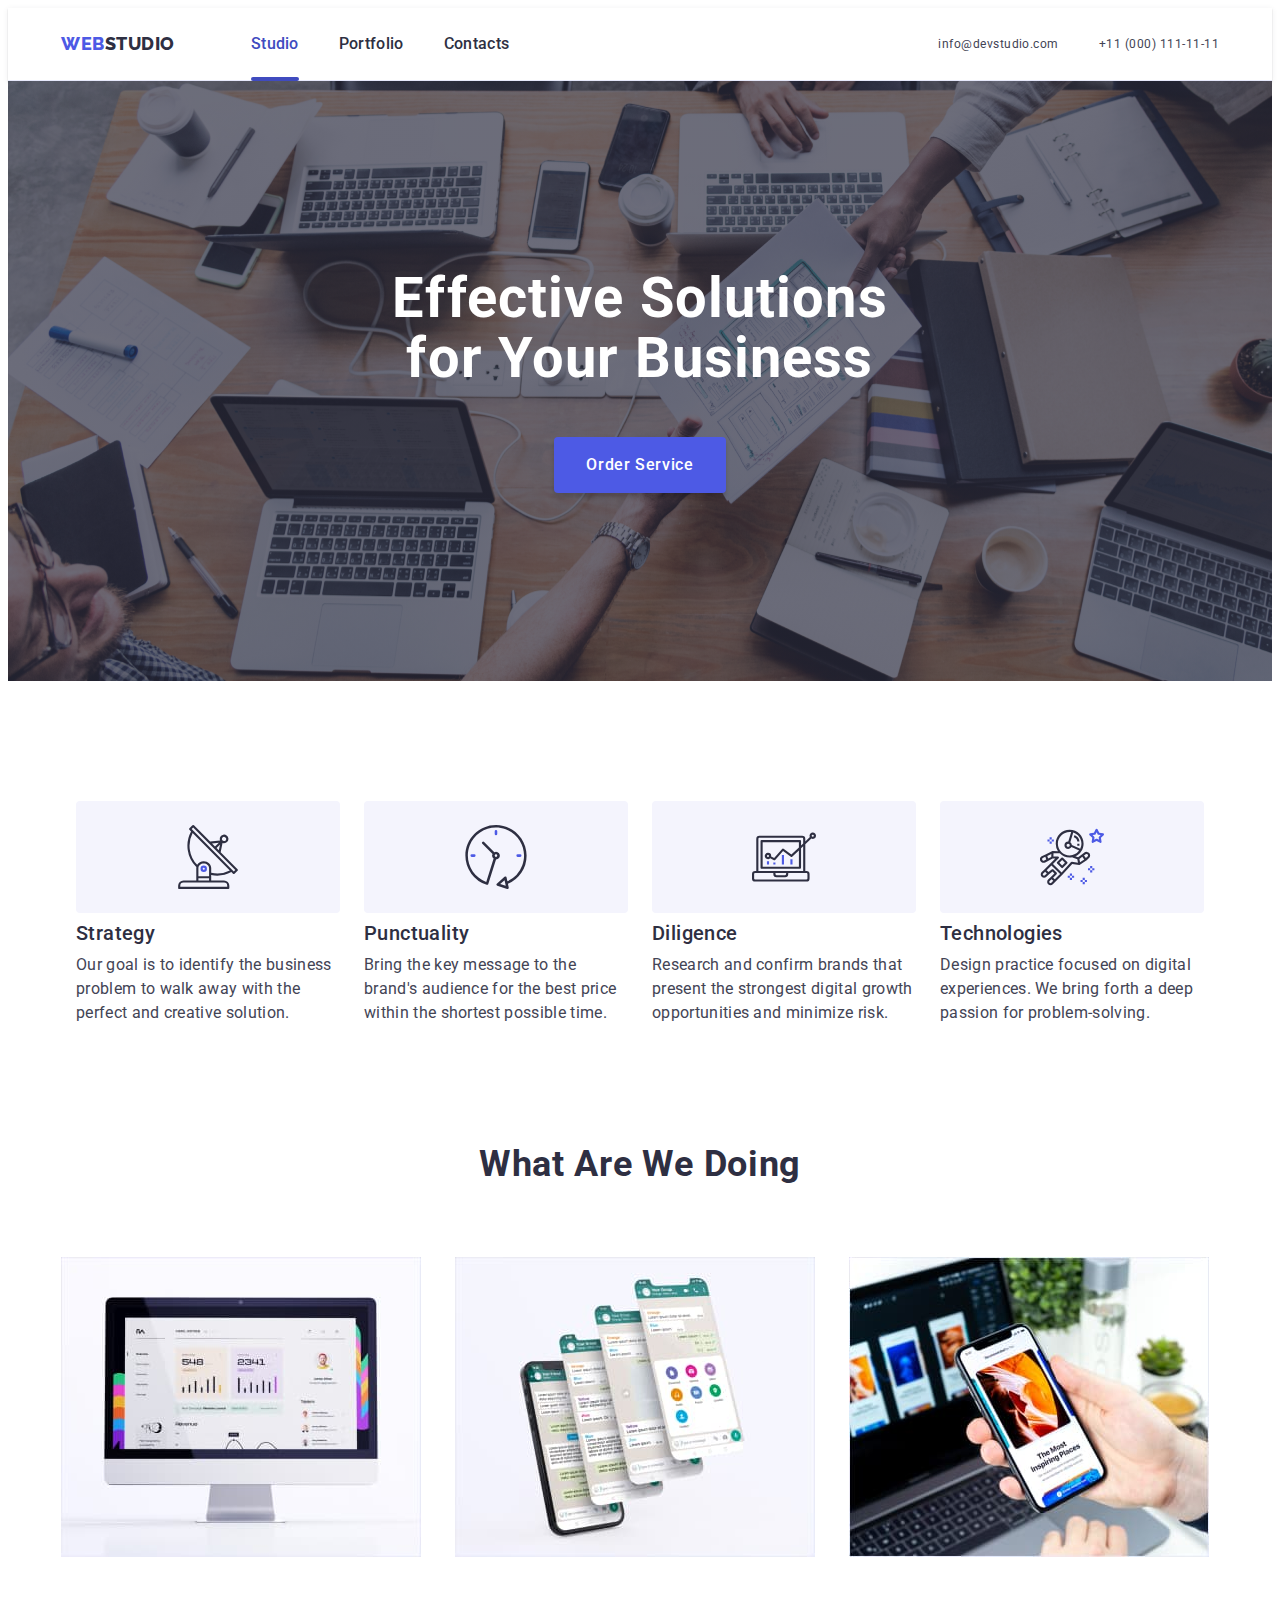
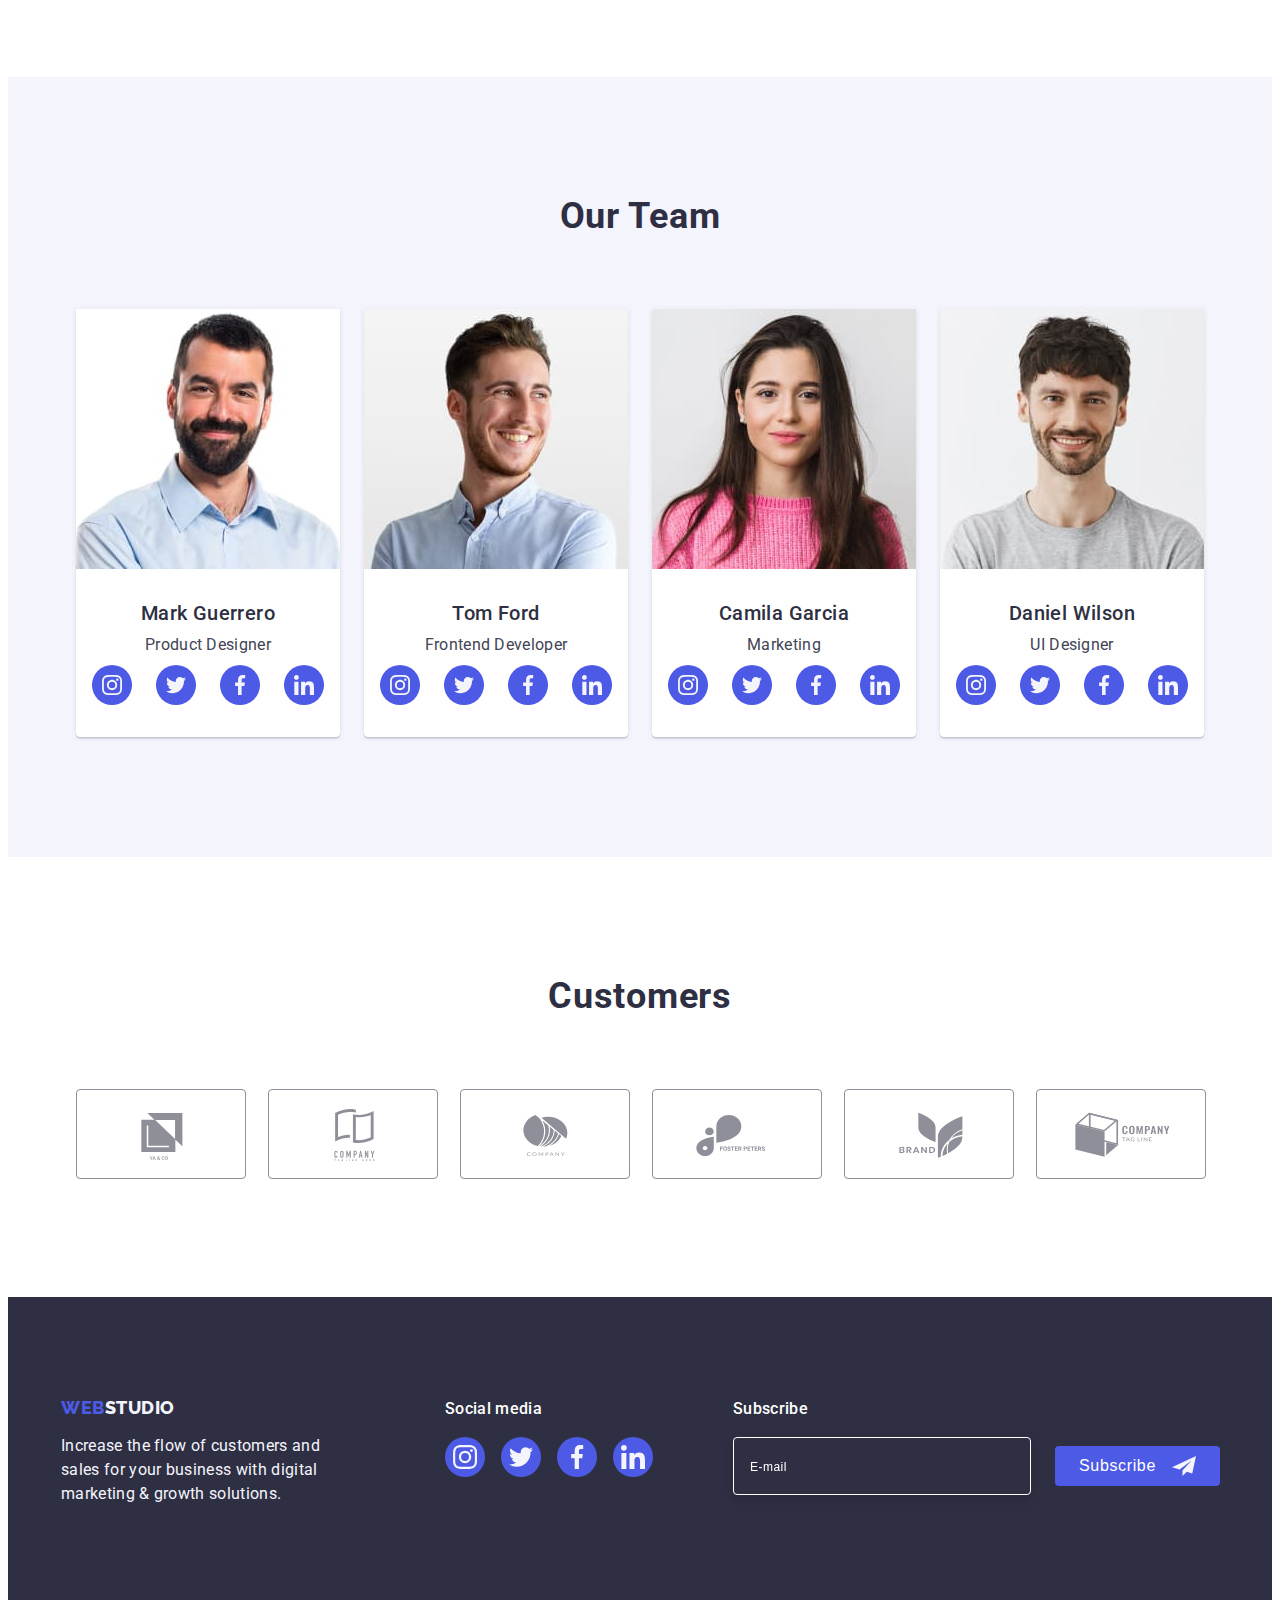
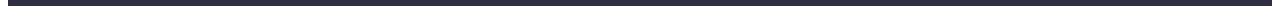
<file: index.html>
<!DOCTYPE html>
<html lang="en">
<head>
    <meta charset="UTF-8">
    <meta http-equiv="X-UA-Compatible" content="IE=edge">
    <meta name="viewport" content="width=device-width, initial-scale=1.0">
    <title>Main Page</title>
    <link rel="preconnect" href="https://fonts.googleapis.com">
    <link rel="preconnect" href="https://fonts.gstatic.com" crossorigin>
    <link href="https://fonts.googleapis.com/css2?family=Raleway:wght@800&family=Roboto:wght@400;500;700&display=swap" rel="stylesheet">
    <link rel="stylesheet" href="https://cdnjs.cloudflare.com/ajax/libs/modern-normalize/1.1.0/modern-normalize.min.css" integrity="sha512-wpPYUAdjBVSE4KJnH1VR1HeZfpl1ub8YT/NKx4PuQ5NmX2tKuGu6U/JRp5y+Y8XG2tV+wKQpNHVUX03MfMFn9Q==" crossorigin="anonymous" referrerpolicy="no-referrer" />
    <link rel="stylesheet" href="./css/styles.css" />
</head>
<body>
    <!-- HEADER -->
    <header class="page-header">
        <div class="page-header-container container">
            <nav class="page-nav">
                <a class="header-logotype logotype link" href="./index.html">Web<span class="logotype-second-color-dark">Studio</span></a>
                <ul class="menu list">
                    <li class="menu-item"><a class="menu-link link current" href="./index.html">Studio</a></li>
                    <li class="menu-item"><a class="menu-link link" href="./portfolio.html">Portfolio</a></li>
                    <li class="menu-item"><a class="menu-link link" href="">Contacts</a></li>
                </ul>
                <button type="button" class="mobile-menu-open" data-menu-open>
                    <svg class="mobile-menu-icon" width="32" height="22">
                        <use href="./images/icons.svg#burger"></use>
                    </svg>
                </button>
            </nav>
            <address class="address">
                <ul class="contact-address list">
                    <li class="contact-item"><a class="contact contact-mail link" href="mailto:info@devstudio.com">info@devstudio.com</a></li>
                    <li class="contact-item"><a class="contact link" href="tel:+110001111111">+11 (000) 111-11-11</a></li>
                </ul>
            </address>
        </div>
        <div class="mobile-menu" data-menu>
            <button class="modal-close-btn" type="button" data-menu-close>
                <svg class="modal-close-btn-icon" width="8" height="8">
                    <use href="./images/icons.svg#close-btn"></use>
                </svg>
            </button>
            <ul class="burger-menu list">
                <li class="burger-item"><a class="burger-link link current-burger" href="./index.html">Studio</a></li>
                <li class="burger-item"><a class="burger-link link" href="./portfolio.html">Portfolio</a></li>
                <li class="burger-item"><a class="burger-link link" href="">Contacts</a></li>
            </ul>
            <div class="burger-flex-container">
                <address class="burger-address">
                    <ul class="burger-contact-address list">
                        <li class="burger-contact-item"><a class="contact burger-contact-tel link" href="tel:+110001111111">+11 (000) 111-11-11</a></li>
                        <li class="burger-contact-item"><a class="contact burger-contact-mail link" href="mailto:info@devstudio.com">info@devstudio.com</a></li>
                    </ul>
                </address>
                <ul class="burger-social-list list">
                    <li class="social-list-item">
                        <a href="" class="social-list-link">
                            <svg class="social-list-icon" width="20" height="20">
                                <use href="./images/icons.svg#instagram"></use>
                            </svg>
                        </a>
                    </li>
                    <li class="social-list-item">
                        <a href="" class="social-list-link">
                            <svg class="social-list-icon" width="20" height="20">
                                <use href="./images/icons.svg#twitter"></use>
                            </svg>
                        </a>
                    </li>
                    <li class="social-list-item">
                        <a href="" class="social-list-link">
                            <svg class="social-list-icon" width="20" height="20">
                                <use href="./images/icons.svg#facebook"></use>
                            </svg>
                        </a>
                    </li>
                    <li class="social-list-item">
                        <a href="" class="social-list-link">
                            <svg class="social-list-icon" width="20" height="20">
                                <use href="./images/icons.svg#linkedin"></use>
                            </svg>
                        </a>
                    </li>
                </ul>
            </div>
        </div>
    </header>
    <main>
        <!-- HERO -->
        <section class="hero">
            <div class="hero-container container">
                <h1 class="hero-title">Effective Solutions for Your Business</h1>
                <button class="hero-modal-btn modal-btn" type="button" data-modal-open>Order Service</button>
            </div>
        </section>
        <!-- ADVANTAGES -->
        <section class="advantages">
            <div class="container">
                <h2 class="advantages-headline visually-hidden">Examples of solutions</h2>
                <ul class="advantages-list list">
                    <li class="advantages-item">
                        <div class="adventages-icon-container">
                            <svg class="adventages-icon" width="64" height="64">
                                <use href="./images/icons.svg#antenna"></use>
                            </svg>
                        </div>
                        <h3 class="advantages-title title">Strategy</h3>
                        <p class="advantages-description description">Our goal is to identify the business
                            problem to walk away with the perfect and creative solution. </p>
                    </li>
                    <li class="advantages-item">
                        <div class="adventages-icon-container">
                            <svg class="adventages-icon" width="64" height="64">
                                <use href="./images/icons.svg#clock"></use>
                            </svg>
                        </div>
                        <h3 class="advantages-title title">Punctuality</h3>
                        <p class="advantages-description description">Bring the key message to the brand's audience for the best price within the shortest possible time.</p>
                    </li>
                    <li class="advantages-item">
                        <div class="adventages-icon-container">
                            <svg class="adventages-icon" width="64" height="64">
                                <use href="./images/icons.svg#diagram"></use>
                            </svg>
                        </div>
                        <h3 class="advantages-title title">Diligence</h3>
                        <p class="advantages-description description">Research and confirm brands that present the strongest digital growth opportunities and minimize risk.</p>
                    </li>
                    <li class="advantages-item">
                        <div class="adventages-icon-container">
                            <svg class="adventages-icon" width="64" height="64">
                                <use href="./images/icons.svg#astronaut"></use>
                            </svg>
                        </div>
                        <h3 class="advantages-title title">Technologies</h3>
                        <p class="advantages-description description">Design practice focused on digital experiences. We bring forth a deep passion for problem-solving.</p>
                    </li>
                </ul>
            </div>
        </section>
        <!-- DOING -->
        <section class="doing section">
            <div class="container">
                <h2 class="doing-title headline">What are we doing</h2>
                <ul class="doing-list list">
                    <li class=doing-item><img src="./images/photo1.jpg" srcset="./images/photo1-2x.jpg 2x" alt="laptop" width="360"></li>
                    <li class=doing-item><img src="./images/photo2.jpg" srcset="./images/photo2-2x.jpg 2x" alt="phone" width="360"></li>
                    <li class=doing-item><img src="./images/photo3.jpg" srcset="./images/photo3-2x.jpg 2x" alt="laptop and phone" width="360"></li>
                </ul>
            </div>
        </section>
        <!-- TEAM -->
        <section class="team section">
            <div class="container">
                <h2 class="team-title headline">Our Team</h2>
                <ul class="team-list list">
                    <li class="team-item">
                        <img src="./images/person1.jpg" alt="person" srcset="./images/person1-2x.jpg 2x" width="264">
                        <div class="team-text-container">
                            <h3 class="team-title title">Mark Guerrero</h3>
                            <p class="team-description description">Product Designer</p>
                            <ul class="social-list list">
                                <li class="social-list-item">
                                    <a href="" class="social-list-link">
                                        <svg class="social-list-icon" width="20" height="20">
                                            <use href="./images/icons.svg#instagram"></use>
                                        </svg>
                                    </a>
                                </li>
                                <li class="social-list-item">
                                    <a href="" class="social-list-link">
                                        <svg class="social-list-icon" width="20" height="20">
                                            <use href="./images/icons.svg#twitter"></use>
                                        </svg>
                                    </a>
                                </li>
                                <li class="social-list-item">
                                    <a href="" class="social-list-link">
                                        <svg class="social-list-icon" width="20" height="20">
                                            <use href="./images/icons.svg#facebook"></use>
                                        </svg>
                                    </a>
                                </li>
                                <li class="social-list-item">
                                    <a href="" class="social-list-link">
                                        <svg class="social-list-icon" width="20" height="20">
                                            <use href="./images/icons.svg#linkedin"></use>
                                        </svg>
                                    </a>
                                </li>
                            </ul>
                        </div>
                    </li>
                    <li class="team-item">
                        <img src="./images/person2.jpg" alt="person" srcset="./images/person2-2x.jpg 2x" width="264">
                        <div class="team-text-container">
                            <h3 class="team-title title">Tom Ford</h3>
                            <p class="team-description description">Frontend Developer</p>
                            <ul class="social-list list">
                                <li class="social-list-item">
                                    <a href="" class="social-list-link">
                                        <svg class="social-list-icon" width="20" height="20">
                                            <use href="./images/icons.svg#instagram"></use>
                                        </svg>
                                    </a>
                                </li>
                                <li class="social-list-item">
                                    <a href="" class="social-list-link">
                                        <svg class="social-list-icon" width="20" height="20">
                                            <use href="./images/icons.svg#twitter"></use>
                                        </svg>
                                    </a>
                                </li>
                                <li class="social-list-item">
                                    <a href="" class="social-list-link">
                                        <svg class="social-list-icon" width="20" height="20">
                                            <use href="./images/icons.svg#facebook"></use>
                                        </svg>
                                    </a>
                                </li>
                                <li class="social-list-item">
                                    <a href="" class="social-list-link">
                                        <svg class="social-list-icon" width="20" height="20">
                                            <use href="./images/icons.svg#linkedin"></use>
                                        </svg>
                                    </a>
                                </li>
                            </ul>
                        </div>
                    </li>
                    <li class="team-item">
                        <img src="./images/person3.jpg" alt="person" srcset="./images/person3-2x.jpg 2x" width="264">
                        <div class="team-text-container">
                            <h3 class="team-title title">Camila Garcia</h3>
                            <p class="team-description description">Marketing</p>
                            <ul class="social-list list">
                                <li class="social-list-item">
                                    <a href="" class="social-list-link">
                                        <svg class="social-list-icon" width="20" height="20">
                                            <use href="./images/icons.svg#instagram"></use>
                                        </svg>
                                    </a>
                                </li>
                                <li class="social-list-item">
                                    <a href="" class="social-list-link">
                                        <svg class="social-list-icon" width="20" height="20">
                                            <use href="./images/icons.svg#twitter"></use>
                                        </svg>
                                    </a>
                                </li>
                                <li class="social-list-item">
                                    <a href="" class="social-list-link">
                                        <svg class="social-list-icon" width="20" height="20">
                                            <use href="./images/icons.svg#facebook"></use>
                                        </svg>
                                    </a>
                                </li>
                                <li class="social-list-item">
                                    <a href="" class="social-list-link">
                                        <svg class="social-list-icon" width="20" height="20">
                                            <use href="./images/icons.svg#linkedin"></use>
                                        </svg>
                                    </a>
                                </li>
                            </ul>
                        </div>
                    </li>
                    <li class="team-item">
                        <img src="./images/person4.jpg" alt="person" srcset="./images/person4-2x.jpg 2x" width="264">
                        <div class="team-text-container">
                            <h3 class="team-title title">Daniel Wilson</h3>
                            <p class="team-description description">UI Designer</p>
                            <ul class="social-list list">
                                <li class="social-list-item">
                                    <a href="" class="social-list-link">
                                        <svg class="social-list-icon" width="20" height="20">
                                            <use href="./images/icons.svg#instagram"></use>
                                        </svg>
                                    </a>
                                </li>
                                <li class="social-list-item">
                                    <a href="" class="social-list-link">
                                        <svg class="social-list-icon" width="20" height="20">
                                            <use href="./images/icons.svg#twitter"></use>
                                        </svg>
                                    </a>
                                </li>
                                <li class="social-list-item">
                                    <a href="" class="social-list-link">
                                        <svg class="social-list-icon" width="20" height="20">
                                            <use href="./images/icons.svg#facebook"></use>
                                        </svg>
                                    </a>
                                </li>
                                <li class="social-list-item">
                                    <a href="" class="social-list-link">
                                        <svg class="social-list-icon" width="20" height="20">
                                            <use href="./images/icons.svg#linkedin"></use>
                                        </svg>
                                    </a>
                                </li>
                            </ul>
                        </div>
                    </li>
                </ul>
            </div>
        </section>
        <!-- CUSTOMERS -->
        <section class="customers section">
            <div class="container">
                <h2 class="customers-title headline">Customers</h2>
                <ul class="customers-list list">
                    <li class="customers-item">
                        <a href="" class="customers-link">
                            <svg class="customers-icon" width="104" height="56">
                                <use href="./images/icons.svg#yaco"></use>
                            </svg>
                        </a>
                    </li>
                    <li class="customers-item">
                        <a href="" class="customers-link">
                            <svg class="customers-icon" width="104" height="56">
                                <use href="./images/icons.svg#tagline"></use>
                            </svg>
                        </a>
                    </li>
                    <li class="customers-item">
                        <a href="" class="customers-link">
                            <svg class="customers-icon" width="104" height="56">
                                <use href="./images/icons.svg#company"></use>
                            </svg>
                        </a>
                    </li>
                    <li class="customers-item">
                        <a href="" class="customers-link">
                            <svg class="customers-icon" width="104" height="56">
                                <use href="./images/icons.svg#foster"></use>
                            </svg>
                        </a>
                    </li>
                    <li class="customers-item">
                        <a href="" class="customers-link">
                            <svg class="customers-icon" width="104" height="56">
                                <use href="./images/icons.svg#brand"></use>
                            </svg>
                        </a>
                    </li>
                    <li class="customers-item">
                        <a href="" class="customers-link">
                            <svg class="customers-icon" width="104" height="56">
                                <use href="./images/icons.svg#tag"></use>
                            </svg>
                        </a>
                    </li>
                </ul>
            </div>
        </section>
    </main>
    <!-- FOOTER -->
    <footer class="footer">
        <div class="footer-container container">
            <div class="footer-main-container">
                <a class="footer-logotype logotype link" href="./index.html">Web<span class="logotype-second-color-light">Studio</span></a>
                <p class="footer-description description">Increase the flow of customers and sales for your business with digital marketing & growth solutions.</p>
            </div>
            <div class="footer-link-container">
                <h2 class="footer-title">Social media</h2>
                <ul class="footer-list list">
                    <li class="footer-item">
                        <a href="" class="footer-link">
                            <svg class="footer-icon" width="24" height="24">
                                <use href="./images/icons.svg#instagram"></use>
                            </svg>
                        </a>
                    </li>
                    <li class="footer-item">
                        <a href="" class="footer-link">
                            <svg class="footer-icon" width="24" height="24">
                                <use href="./images/icons.svg#twitter"></use>
                            </svg>
                        </a>
                    </li>
                    <li class="footer-item">
                        <a href="" class="footer-link">
                            <svg class="footer-icon" width="24" height="24">
                                <use href="./images/icons.svg#facebook"></use>
                            </svg>
                        </a>
                    </li>
                    <li class="footer-item">
                        <a href="" class="footer-link">
                            <svg class="footer-icon" width="24" height="24">
                                <use href="./images/icons.svg#linkedin"></use>
                            </svg>
                        </a>
                    </li>
                </ul>
            </div>
            <div class="footer-subscribe-container">
                <h2 class="footer-title">Subscribe</h2>
                <form class="footer-form">
                    <label class="footer-form-field" aria-label="footer-email">
                        <input type="email" name="user_email" class="footer-form-input" placeholder="E-mail" required >
                    </label>
                    <button type="submit" class="footer-form-submit">
                        <p class="footer-submit-desc">Subscribe</p>
                        <svg class="footer-icon" width="24" height="24">
                            <use href="./images/icons.svg#subscribe"></use>
                        </svg>
                    </button>
                </form>
            </div>
        </div>
    </footer>
    <!-- MODAL FORM -->
    <div class="backdrop is-hidden" data-modal>
        <div class="modal">
            <button class="modal-close-btn" type="button" data-modal-close>
                <svg class="modal-close-btn-icon" width="8" height="8">
                    <use href="./images/icons.svg#close-btn"></use>
                </svg>
            </button>
            <p class="modal-description description">Leave your contacts and we will call you back</p>
            <form class="modal-form">
                <label class="modal-form-field">
                    <span class="modal-form-input-desc descriptionV2">Name</span>
                    <span class="modal-form-input-wrapper">
                        <input type="text" name="user_name" class="modal-form-input" required pattern="[a-zA-Zа-яА-Я]+" minlength="2">
                        <svg class="modal-form-input-icon" width="18" height="24">
                            <use href="./images/icons.svg#person"></use>
                        </svg>
                    </span>
                </label>
                <label class="modal-form-field">
                    <span class="modal-form-input-desc descriptionV2">Phone</span>
                    <span class="modal-form-input-wrapper">
                        <input type="tel" name="user_phone" class="modal-form-input" required pattern="[0-9]{3}-[0-9]{3}-[0-9]{2}-[0-9]{2}" title="xxx-xxx-xx-xx">
                        <svg class="modal-form-input-icon" width="18" height="24">
                            <use href="./images/icons.svg#phone"></use>
                        </svg>
                    </span>
                </label>
                <label class="modal-form-field">
                    <span class="modal-form-input-desc descriptionV2">Email</span>
                    <span class="modal-form-input-wrapper">
                        <input type="email" name="user_email" class="modal-form-input" required >
                        <svg class="modal-form-input-icon" width="18" height="24">
                            <use href="./images/icons.svg#email"></use>
                        </svg>
                    </span>
                </label>
                <label class="modal-form-field modal-form-field-message">
                    <span class="modal-form-input-desc descriptionV2">Comment</span>
                    <textarea name="user_message" class="modal-form-message" placeholder="Text input"></textarea>
                </label>
                <input id="user-policy" type="checkbox" name="user_policy" class="modal-form-check visually-hidden" required>
                <label for="user-policy" class="modal-form-check-desc descriptionV2">I accept the terms and conditions of the&nbsp;<a href="" class="user-policy-link">Privacy Policy</a></label>
                <button type="submit" class="modal-form-submit modal-btn">Send</button>
            </form>
        </div>
    </div>
    <script src="./js/mobile-menu.js"></script>
    <script src="./js/modal.js"></script>
</body>
</html>
</file>
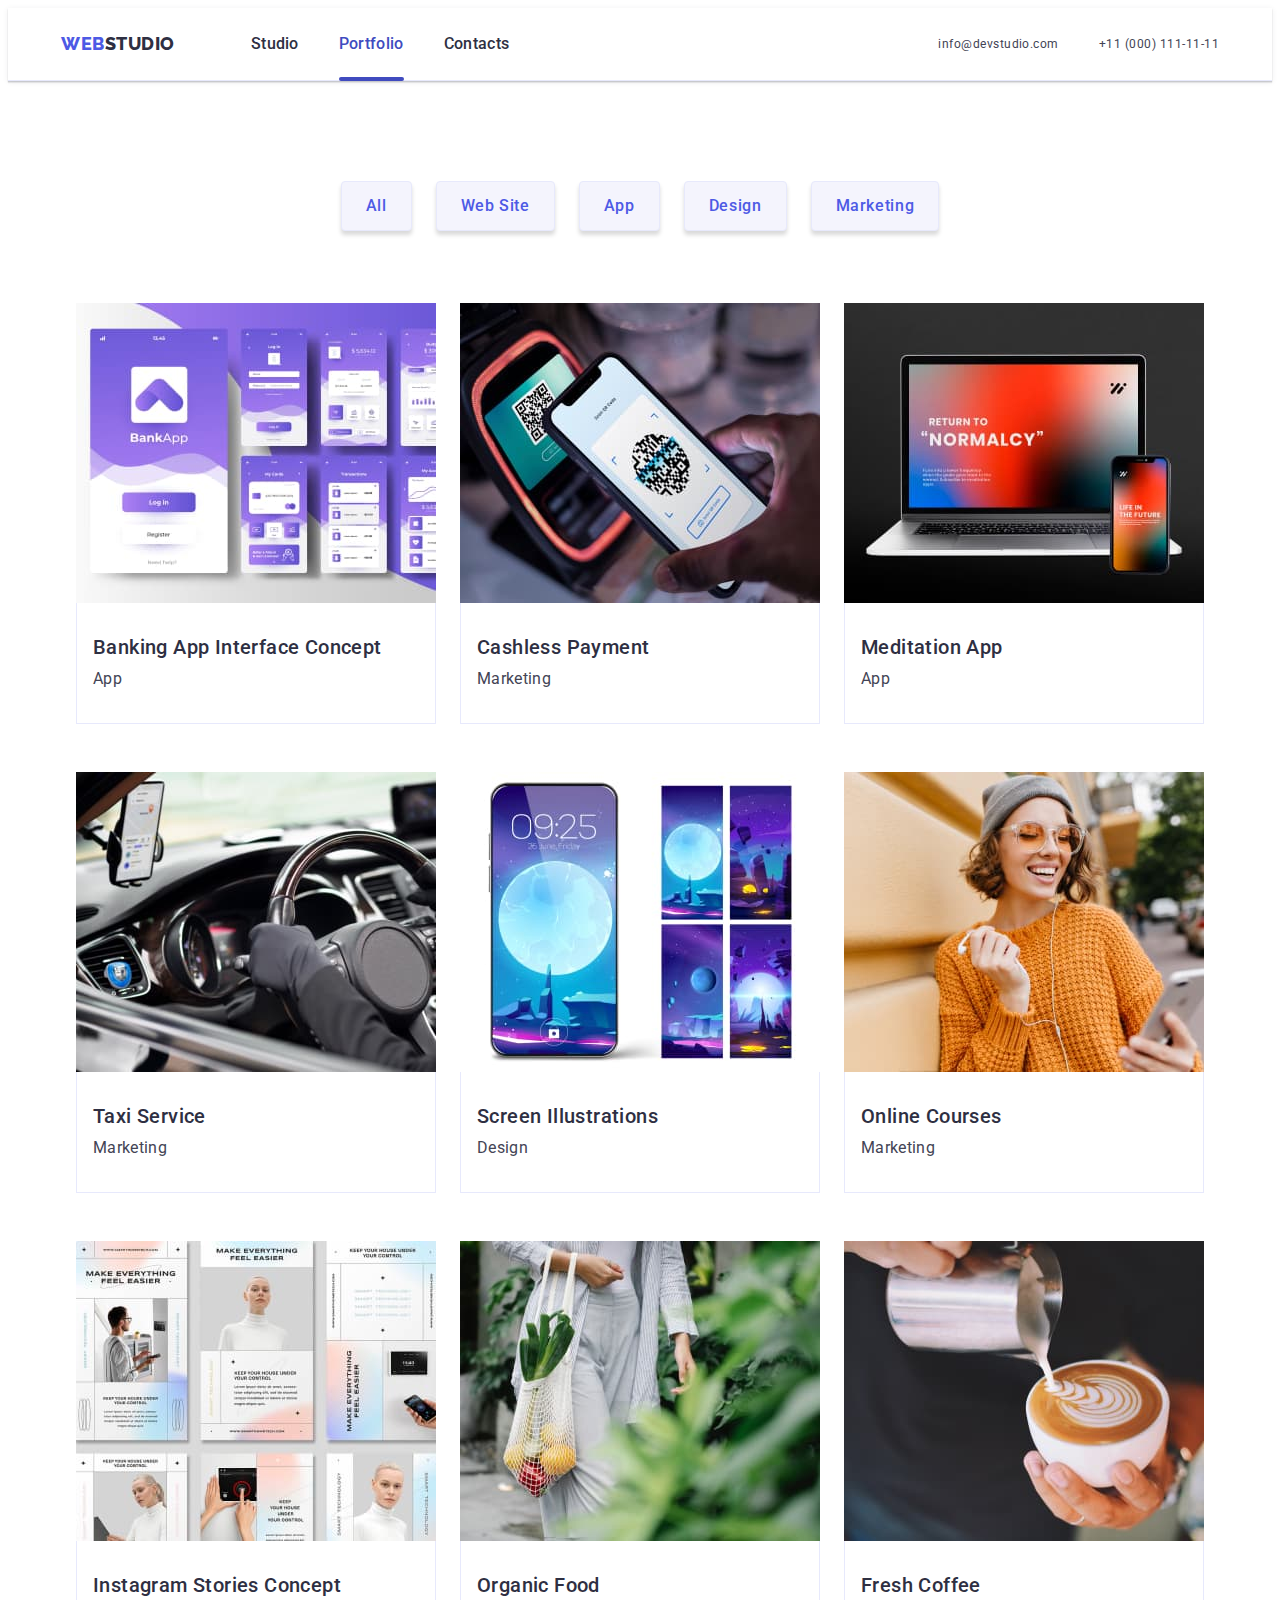
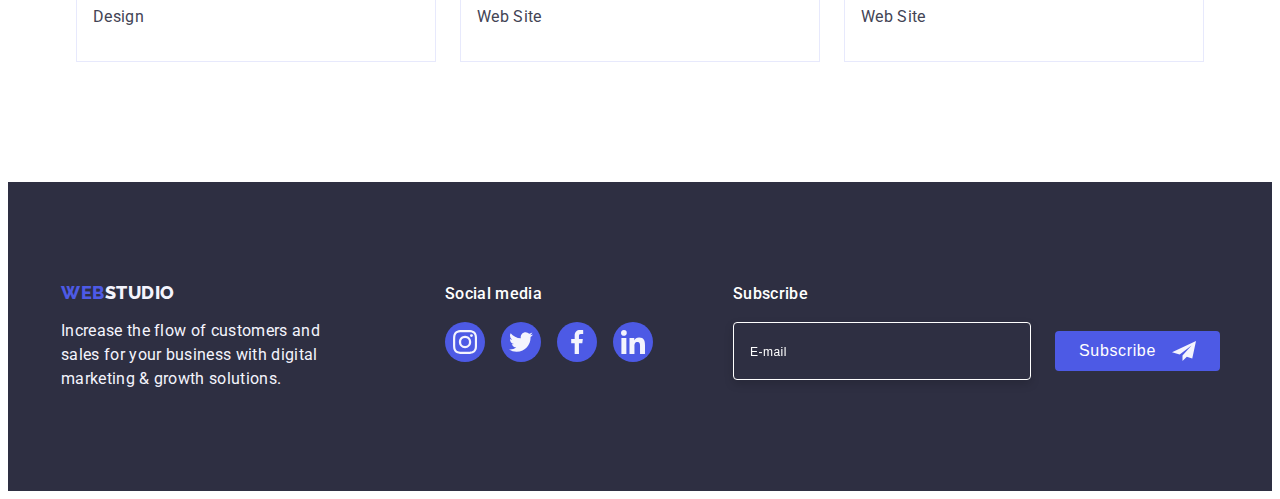
<file: portfolio.html>
<!DOCTYPE html>
<html lang="en">
<head>
    <meta charset="UTF-8" />
    <meta http-equiv="X-UA-Compatible" content="IE=edge" />
    <meta name="viewport" content="width=device-width, initial-scale=1.0" />
    <title>Portfolio</title>
    <link rel="preconnect" href="https://fonts.googleapis.com" />
    <link rel="preconnect" href="https://fonts.gstatic.com" crossorigin />
    <link
        href="https://fonts.googleapis.com/css2?family=Raleway:wght@800&family=Roboto:wght@400;500;700&display=swap"
        rel="stylesheet"
    />
    <link
        rel="stylesheet"
        href="https://cdnjs.cloudflare.com/ajax/libs/modern-normalize/1.1.0/modern-normalize.min.css"
        integrity="sha512-wpPYUAdjBVSE4KJnH1VR1HeZfpl1ub8YT/NKx4PuQ5NmX2tKuGu6U/JRp5y+Y8XG2tV+wKQpNHVUX03MfMFn9Q=="
        crossorigin="anonymous"
        referrerpolicy="no-referrer"
    />
    <link rel="stylesheet" href="./css/styles.css" />
</head>
<body>
    <!-- HEADER -->
    <header class="page-header">
        <div class="page-header-container container">
            <nav class="page-nav">
                <a class="header-logotype logotype link" href="./index.html"
                >Web<span class="logotype-second-color-dark">Studio</span></a
                >
                <ul class="menu list">
                    <li class="menu-item">
                        <a class="menu-link link" href="./index.html">Studio</a>
                    </li>
                    <li class="menu-item">
                        <a class="menu-link link current" href="./portfolio.html"
                        >Portfolio</a
                        >
                    </li>
                    <li class="menu-item">
                    <a class="menu-link link" href="">Contacts</a>
                    </li>
                </ul>
                <button type="button" class="mobile-menu-open" data-menu-open>
                    <svg class="mobile-menu-icon" width="32" height="22">
                        <use href="./images/icons.svg#burger"></use>
                    </svg>
                </button>
            </nav>
            <address class="address">
                <ul class="contact-address list">
                    <li class="contact-item">
                        <a
                        class="contact contact-mail link"
                        href="mailto:info@devstudio.com"
                        >info@devstudio.com</a
                        >
                    </li>
                    <li class="contact-item">
                        <a class="contact link" href="tel:+110001111111"
                        >+11 (000) 111-11-11</a
                        >
                    </li>
                </ul>
            </address>
        </div>
        <div class="mobile-menu" data-menu>
            <button class="modal-close-btn" type="button" data-menu-close>
                <svg class="modal-close-btn-icon" width="8" height="8">
                    <use href="./images/icons.svg#close-btn"></use>
                </svg>
            </button>
            <ul class="burger-menu list">
                <li class="burger-item">
                    <a class="burger-link link" href="./index.html">Studio</a>
                </li>
                <li class="burger-item">
                    <a class="burger-link link current-burger" href="./portfolio.html">Portfolio</a>
                </li>
                <li class="burger-item">
                    <a class="burger-link link" href="">Contacts</a>
                </li>
            </ul>
            <div class="burger-flex-container">
                <address class="burger-address">
                    <ul class="burger-contact-address list">
                        <li class="burger-contact-item">
                            <a
                            class="contact burger-contact-tel link"
                            href="tel:+110001111111"
                            >+11 (000) 111-11-11</a
                            >
                        </li>
                        <li class="burger-contact-item">
                            <a
                            class="contact burger-contact-mail link"
                            href="mailto:info@devstudio.com"
                            >info@devstudio.com</a
                            >
                        </li>
                    </ul>
                </address>
                <ul class="burger-social-list list">
                    <li class="social-list-item">
                        <a href="" class="social-list-link">
                            <svg class="social-list-icon" width="20" height="20">
                                <use href="./images/icons.svg#instagram"></use>
                            </svg>
                        </a>
                    </li>
                    <li class="social-list-item">
                        <a href="" class="social-list-link">
                            <svg class="social-list-icon" width="20" height="20">
                                <use href="./images/icons.svg#twitter"></use>
                            </svg>
                        </a>
                    </li>
                    <li class="social-list-item">
                        <a href="" class="social-list-link">
                            <svg class="social-list-icon" width="20" height="20">
                                <use href="./images/icons.svg#facebook"></use>
                            </svg>
                        </a>
                    </li>
                    <li class="social-list-item">
                        <a href="" class="social-list-link">
                            <svg class="social-list-icon" width="20" height="20">
                                <use href="./images/icons.svg#linkedin"></use>
                            </svg>
                        </a>
                    </li>
                </ul>
            </div>
        </div>
    </header>
    <main>
    <!-- FUNCTIONAL -->
        <section class="functional">
            <div class="container">
                <h1 class="visually-hidden">Site navigation</h1>
                <ul class="functional-buttons-list list">
                    <li class="functional-buttons-item">
                        <button class="functional-modal-btn modal-btn" type="button">
                        All
                        </button>
                    </li>
                    <li class="functional-buttons-item">
                        <button class="functional-modal-btn modal-btn" type="button">
                        Web Site
                        </button>
                    </li>
                    <li class="functional-buttons-item">
                        <button class="functional-modal-btn modal-btn" type="button">
                        App
                        </button>
                    </li>
                    <li class="functional-buttons-item">
                        <button class="functional-modal-btn modal-btn" type="button">
                        Design
                        </button>
                    </li>
                    <li class="functional-buttons-item">
                        <button class="functional-modal-btn modal-btn" type="button">
                        Marketing
                        </button>
                    </li>
                </ul>
                <ul class="functional-list list">
                    <li class="functional-item">
                        <a class="functional-link link" href="">
                        <div class="functional-list-img-wrapper">
                            <picture>
                                <source
                                srcset="
                                ./images/portfolio_p1-dt.jpg    1x,
                                ./images/portfolio_p1-dt-2x.jpg 2x
                                "
                                media="(min-width: 1200px)"
                                width="360"
                                height="300"
                                />
                                <source
                                srcset="
                                ./images/portfolio_p1-tb.jpg    1x,
                                ./images/portfolio_p1-tb-2x.jpg 2x
                                "
                                media="(min-width: 768px)"
                                width="356"
                                height="300"
                                />
                                <source
                                srcset="
                                ./images/portfolio_p1-mb.jpg    1x,
                                ./images/portfolio_p1-mb-2x.jpg 2x
                                "
                                media="(max-width: 767px)"
                                width="396"
                                height="280"
                                />
                                <img
                                src="./images/portfolio_p1-mb.jpg"
                                alt="Banking App Interface Concept"
                                width="396"
                                height="280"
                                />
                            </picture>
                            <p class="overlay description">
                            14 Stylish and User-Friendly App Design Concepts · Task
                            Manager App · Calorie Tracker App · Exotic Fruit Ecommerce
                            App · Cloud Storage App
                            </p>
                        </div>
                        <div class="functional-text-container">
                            <h2 class="functional-title title">
                            Banking App Interface Concept
                            </h2>
                            <p class="functional-description description">App</p>
                        </div></a
                        >
                    </li>
                    <li class="functional-item">
                        <a class="functional-link link" href="">
                        <div class="functional-list-img-wrapper">
                            <picture>
                                <source
                                srcset="
                                ./images/portfolio_p2-dt.jpg    1x,
                                ./images/portfolio_p2-dt-2x.jpg 2x
                                "
                                media="(min-width: 1200px)"
                                width="360"
                                height="300"
                                />
                                <source
                                srcset="
                                ./images/portfolio_p2-tb.jpg    1x,
                                ./images/portfolio_p2-tb-2x.jpg 2x
                                "
                                media="(min-width: 768px)"
                                width="356"
                                height="300"
                                />
                                <source
                                srcset="
                                ./images/portfolio_p2-mb.jpg    1x,
                                ./images/portfolio_p2-mb-2x.jpg 2x
                                "
                                media="(max-width: 767px)"
                                width="396"
                                height="280"
                                />
                                <img
                                src="./images/portfolio_p2-mb.jpg"
                                alt="Cashless Payment"
                                width="396"
                                height="280"
                                />
                            </picture>
                            <p class="overlay description">
                            14 Stylish and User-Friendly App Design Concepts · Task
                            Manager App · Calorie Tracker App · Exotic Fruit Ecommerce
                            App · Cloud Storage App
                            </p>
                        </div>
                        <div class="functional-text-container">
                            <h2 class="functional-title title">Cashless Payment</h2>
                            <p class="functional-description description">Marketing</p>
                        </div></a
                        >
                    </li>
                    <li class="functional-item">
                        <a class="functional-link link" href="">
                        <div class="functional-list-img-wrapper">
                            <picture>
                                <source
                                srcset="
                                ./images/portfolio_p3-dt.jpg    1x,
                                ./images/portfolio_p3-dt-2x.jpg 2x
                                "
                                media="(min-width: 1200px)"
                                width="360"
                                height="300"
                                />
                                <source
                                srcset="
                                ./images/portfolio_p3-tb.jpg    1x,
                                ./images/portfolio_p3-tb-2x.jpg 2x
                                "
                                media="(min-width: 768px)"
                                width="356"
                                height="300"
                                />
                                <source
                                srcset="
                                ./images/portfolio_p3-mb.jpg    1x,
                                ./images/portfolio_p3-mb-2x.jpg 2x
                                "
                                media="(max-width: 767px)"
                                width="396"
                                height="280"
                                />
                                <img
                                src="./images/portfolio_p3-mb.jpg"
                                alt="Meditation App"
                                width="396"
                                height="280"
                                />
                            </picture>
                            <p class="overlay description">
                            14 Stylish and User-Friendly App Design Concepts · Task
                            Manager App · Calorie Tracker App · Exotic Fruit Ecommerce
                            App · Cloud Storage App
                            </p>
                        </div>
                        <div class="functional-text-container">
                            <h2 class="functional-title title">Meditation App</h2>
                            <p class="functional-description description">App</p>
                        </div></a
                        >
                    </li>
                    <li class="functional-item">
                        <a class="functional-link link" href="">
                        <div class="functional-list-img-wrapper">
                            <picture>
                                <source
                                srcset="
                                ./images/portfolio_p4-dt.jpg    1x,
                                ./images/portfolio_p4-dt-2x.jpg 2x
                                "
                                media="(min-width: 1200px)"
                                width="360"
                                height="300"
                                />
                                <source
                                srcset="
                                ./images/portfolio_p4-tb.jpg    1x,
                                ./images/portfolio_p4-tb-2x.jpg 2x
                                "
                                media="(min-width: 768px)"
                                width="356"
                                height="300"
                                />
                                <source
                                srcset="
                                ./images/portfolio_p4-mb.jpg    1x,
                                ./images/portfolio_p4-mb-2x.jpg 2x
                                "
                                media="(max-width: 767px)"
                                width="396"
                                height="280"
                                />
                                <img
                                src="./images/portfolio_p4-mb.jpg"
                                alt="Taxi Service"
                                width="396"
                                height="280"
                                />
                            </picture>
                            <p class="overlay description">
                            14 Stylish and User-Friendly App Design Concepts · Task
                            Manager App · Calorie Tracker App · Exotic Fruit Ecommerce
                            App · Cloud Storage App
                            </p>
                        </div>
                        <div class="functional-text-container">
                            <h2 class="functional-title title">Taxi Service</h2>
                            <p class="functional-description description">Marketing</p>
                        </div></a
                        >
                    </li>
                    <li class="functional-item">
                        <a class="functional-link link" href="">
                        <div class="functional-list-img-wrapper">
                            <picture>
                                <source
                                srcset="
                                ./images/portfolio_p5-dt.jpg    1x,
                                ./images/portfolio_p5-dt-2x.jpg 2x
                                "
                                media="(min-width: 1200px)"
                                width="360"
                                height="300"
                                />
                                <source
                                srcset="
                                ./images/portfolio_p5-tb.jpg    1x,
                                ./images/portfolio_p5-tb-2x.jpg 2x
                                "
                                media="(min-width: 768px)"
                                width="356"
                                height="300"
                                />
                                <source
                                srcset="
                                ./images/portfolio_p5-mb.jpg    1x,
                                ./images/portfolio_p5-mb-2x.jpg 2x
                                "
                                media="(max-width: 767px)"
                                width="396"
                                height="280"
                                />
                                <img
                                src="./images/portfolio_p5-mb.jpg"
                                alt="Screen Illustrations"
                                width="396"
                                height="280"
                                />
                            </picture>
                            <p class="overlay description">
                            14 Stylish and User-Friendly App Design Concepts · Task
                            Manager App · Calorie Tracker App · Exotic Fruit Ecommerce
                            App · Cloud Storage App
                            </p>
                        </div>
                        <div class="functional-text-container">
                            <h2 class="functional-title title">Screen Illustrations</h2>
                            <p class="functional-description description">Design</p>
                        </div></a
                        >
                    </li>
                    <li class="functional-item">
                        <a class="functional-link link" href="">
                        <div class="functional-list-img-wrapper">
                            <picture>
                                <source
                                srcset="
                                ./images/portfolio_p6-dt.jpg    1x,
                                ./images/portfolio_p6-dt-2x.jpg 2x
                                "
                                media="(min-width: 1200px)"
                                width="360"
                                height="300"
                                />
                                <source
                                srcset="
                                ./images/portfolio_p6-tb.jpg    1x,
                                ./images/portfolio_p6-tb-2x.jpg 2x
                                "
                                media="(min-width: 768px)"
                                width="356"
                                height="300"
                                />
                                <source
                                srcset="
                                ./images/portfolio_p6-mb.jpg    1x,
                                ./images/portfolio_p6-mb-2x.jpg 2x
                                "
                                media="(max-width: 767px)"
                                width="396"
                                height="280"
                                />
                                <img
                                src="./images/portfolio_p6-mb.jpg"
                                alt="Online Courses"
                                width="396"
                                height="280"
                                />
                            </picture>
                            <p class="overlay description">
                            14 Stylish and User-Friendly App Design Concepts · Task
                            Manager App · Calorie Tracker App · Exotic Fruit Ecommerce
                            App · Cloud Storage App
                            </p>
                        </div>
                        <div class="functional-text-container">
                            <h2 class="functional-title title">Online Courses</h2>
                            <p class="functional-description description">Marketing</p>
                        </div></a
                        >
                    </li>
                    <li class="functional-item">
                        <a class="functional-link link" href="">
                        <div class="functional-list-img-wrapper">
                            <picture>
                                <source
                                srcset="
                                ./images/portfolio_p7-dt.jpg    1x,
                                ./images/portfolio_p7-dt-2x.jpg 2x
                                "
                                media="(min-width: 1200px)"
                                width="360"
                                height="300"
                                />
                                <source
                                srcset="
                                ./images/portfolio_p7-tb.jpg    1x,
                                ./images/portfolio_p7-tb-2x.jpg 2x
                                "
                                media="(min-width: 768px)"
                                width="356"
                                height="300"
                                />
                                <source
                                srcset="
                                ./images/portfolio_p7-mb.jpg    1x,
                                ./images/portfolio_p7-mb-2x.jpg 2x
                                "
                                media="(max-width: 767px)"
                                width="396"
                                height="280"
                                />
                                <img
                                src="./images/portfolio_p7-mb.jpg"
                                alt="Instagram Stories Concept"
                                width="396"
                                height="280"
                                />
                            </picture>
                            <p class="overlay description">
                            14 Stylish and User-Friendly App Design Concepts · Task
                            Manager App · Calorie Tracker App · Exotic Fruit Ecommerce
                            App · Cloud Storage App
                            </p>
                        </div>
                        <div class="functional-text-container">
                            <h2 class="functional-title title">
                            Instagram Stories Concept
                            </h2>
                            <p class="functional-description description">Design</p>
                        </div></a
                        >
                    </li>
                    <li class="functional-item">
                        <a class="functional-link link" href="">
                        <div class="functional-list-img-wrapper">
                            <picture>
                                <source
                                srcset="
                                ./images/portfolio_p8-dt.jpg    1x,
                                ./images/portfolio_p8-dt-2x.jpg 2x
                                "
                                media="(min-width: 1200px)"
                                width="360"
                                height="300"
                                />
                                <source
                                srcset="
                                ./images/portfolio_p8-tb.jpg    1x,
                                ./images/portfolio_p8-tb-2x.jpg 2x
                                "
                                media="(min-width: 768px)"
                                width="356"
                                height="300"
                                />
                                <source
                                srcset="
                                ./images/portfolio_p8-mb.jpg    1x,
                                ./images/portfolio_p8-mb-2x.jpg 2x
                                "
                                media="(max-width: 767px)"
                                width="396"
                                height="280"
                                />
                                <img
                                src="./images/portfolio_p8-mb.jpg"
                                alt="Organic Food"
                                width="396"
                                height="280"
                                />
                            </picture>
                            <p class="overlay description">
                            14 Stylish and User-Friendly App Design Concepts · Task
                            Manager App · Calorie Tracker App · Exotic Fruit Ecommerce
                            App · Cloud Storage App
                            </p>
                        </div>
                        <div class="functional-text-container">
                            <h2 class="functional-title title">Organic Food</h2>
                            <p class="functional-description description">Web Site</p>
                        </div></a
                        >
                    </li>
                    <li class="functional-item">
                        <a class="functional-link link" href="">
                        <div class="functional-list-img-wrapper">
                            <picture>
                                <source
                                srcset="
                                ./images/portfolio_p9-dt.jpg    1x,
                                ./images/portfolio_p9-dt-2x.jpg 2x
                                "
                                media="(min-width: 1200px)"
                                width="360"
                                height="300"
                                />
                                <source
                                srcset="
                                ./images/portfolio_p9-tb.jpg    1x,
                                ./images/portfolio_p9-tb-2x.jpg 2x
                                "
                                media="(min-width: 768px)"
                                width="356"
                                height="300"
                                />
                                <source
                                srcset="
                                ./images/portfolio_p9-mb.jpg    1x,
                                ./images/portfolio_p9-mb-2x.jpg 2x
                                "
                                media="(max-width: 767px)"
                                width="396"
                                height="280"
                                />
                                <img
                                src="./images/portfolio_p9-mb.jpg"
                                alt="Fresh Coffee"
                                width="396"
                                height="280"
                                />
                            </picture>
                            <p class="overlay description">
                            14 Stylish and User-Friendly App Design Concepts · Task
                            Manager App · Calorie Tracker App · Exotic Fruit Ecommerce
                            App · Cloud Storage App
                            </p>
                        </div>
                        <div class="functional-text-container">
                            <h2 class="functional-title title">Fresh Coffee</h2>
                            <p class="functional-description description">Web Site</p>
                        </div></a
                        >
                    </li>
                </ul>
            </div>
        </section>
    </main>
    <!-- FOOTER -->
    <footer class="footer">
        <div class="footer-container container">
            <div class="footer-main-container">
                <a class="footer-logotype logotype link" href="./index.html"
                >Web<span class="logotype-second-color-light">Studio</span></a
                >
                <p class="footer-description description">
                Increase the flow of customers and sales for your business with
                digital marketing & growth solutions.
                </p>
            </div>
            <div class="footer-link-container">
                <h2 class="footer-title">Social media</h2>
                <ul class="footer-list list">
                    <li class="footer-item">
                        <a href="" class="footer-link">
                            <svg class="footer-icon" width="24" height="24">
                                <use href="./images/icons.svg#instagram"></use>
                            </svg>
                        </a>
                    </li>
                    <li class="footer-item">
                        <a href="" class="footer-link">
                            <svg class="footer-icon" width="24" height="24">
                                <use href="./images/icons.svg#twitter"></use>
                            </svg>
                        </a>
                    </li>
                    <li class="footer-item">
                        <a href="" class="footer-link">
                            <svg class="footer-icon" width="24" height="24">
                                <use href="./images/icons.svg#facebook"></use>
                            </svg>
                        </a>
                    </li>
                    <li class="footer-item">
                        <a href="" class="footer-link">
                            <svg class="footer-icon" width="24" height="24">
                                <use href="./images/icons.svg#linkedin"></use>
                            </svg>
                        </a>
                    </li>
                </ul>
            </div>
            <div class="footer-subscribe-container">
                <h2 class="footer-title">Subscribe</h2>
                <form class="footer-form">
                    <label class="footer-form-field" aria-label="footer-email">
                        <input
                        type="email"
                        name="user_email"
                        class="footer-form-input"
                        placeholder="E-mail"
                        required
                        />
                    </label>
                    <button type="submit" class="footer-form-submit">
                        <p class="footer-submit-desc">Subscribe</p>
                        <svg class="footer-icon" width="24" height="24">
                            <use href="./images/icons.svg#subscribe"></use>
                        </svg>
                    </button>
                </form>
            </div>
        </div>
    </footer>
    <script src="./js/mobile-menu.js"></script>
</body>
</html>
</file>
<file: css/styles.css>
:root {
--accent-color: #404BBF;
--main-text-color: #434455;
--second-text-color: #2E2F42;
--dark-bg-color: #2E2F42;
--light-color: #F4F4FD;
--white-color: #FFFFFF;
--light-blue-color: #4D5AE5;
--border: 1px solid #E7E9FC;
--medium-font-weight: 500;
--smollest-font-size: 16px;
--main-line-height: 1.5;
--main-letter-spacing: 0.02em;
--main-gap: 24px;
--transition-dur-and-func: 250ms cubic-bezier(0.4, 0, 0.2, 1);
--bg-gradient: linear-gradient(rgba(46, 47, 66, 0.7), rgba(46, 47, 66, 0.7));
}

p, h1, h2, h3, h4, h5, h6 {
    margin-top: 0;
    margin-bottom: 0;
}

ul, ol {
    margin-top: 0;
    margin-bottom: 0;
    padding-left: 0;
}

button {
    cursor: pointer;
}

address {
    font-style: normal;
}

img {
    display: block;
    max-width: 100%;
    height: auto;
}

.visually-hidden {
    position: absolute;
    width: 1px;
    height: 1px;
    margin: -1px;
    border: 0;
    padding: 0;
    white-space: nowrap;
    clip-path: inset(100%);
    clip: rect(0 0 0 0);
    overflow: hidden;
}

.list {
    list-style: none;
}

.link {
    text-decoration: none;
}

.section {
    padding-top: 96px;
    padding-bottom: 96px;
}

.container {
    max-width: 428px;
    padding-left: 15px;
    padding-right: 15px;
    margin-left: auto;
    margin-right: auto;
}

@media screen and (min-width: 768px) {

.container {
    max-width: 768px;
}
}

@media screen and (min-width: 1200px) {

.container {
    max-width: 1158px;
}

.section {
    padding-top: 120px;
    padding-bottom: 120px;
}
}

/* ================= COMPONENTS ================*/
body {
    font-family: 'Roboto', sans-serif;
    color: var(--main-text-color);
    background-color: var(--white-color);
}

.modal-btn {
    /* min-width: 169px; */
    font-family: inherit;
    font-weight: var(--medium-font-weight);
    font-size: var(--smollest-font-size);
    line-height: var(--main-line-height);
    letter-spacing: 0.04em;
    border: none;
    border-radius: 4px;
    background-color: var(--light-blue-color);
    color: var(--white-color);
    box-shadow: 0px 4px 4px rgba(0, 0, 0, 0.15);
    transition: background-color var(--transition-dur-and-func);
}

.modal-btn:hover,
.modal-btn:focus {
    background-color: var(--accent-color);
}

.headline {
    font-size: 36px;
    line-height: 1.11;
    letter-spacing: var(--main-letter-spacing);
    text-transform: capitalize;
    text-align: center;
    color: var(--second-text-color);
    margin-bottom: 72px;
}

.title {
    font-weight: var(--medium-font-weight);
    font-size: 20px;
    line-height: 1.2;
    letter-spacing: var(--main-letter-spacing);
    color: var(--second-text-color);
}

.description {
    font-size: var(--smollest-font-size);
    line-height: var(--main-line-height);
    letter-spacing: var(--main-letter-spacing);
}

.descriptionV2 {
    font-size: 12px;
    line-height: 1.17;
    letter-spacing: 0.04em;
}

/* ================= /COMPONENTS ================*/

/* ================= HEADER ================*/

.page-header {
    padding-top: 24px;
    padding-bottom: 24px;
    border-bottom: var(--border);
    box-shadow: 0px 2px 1px rgba(46, 47, 66, 0.08), 0px 1px 1px rgba(46, 47, 66, 0.16), 0px 1px 6px rgba(46, 47, 66, 0.08);
}

.page-nav {
    display: flex;
    align-items: center;
    justify-content: space-between;
}

.logotype {
    font-family: 'Raleway', sans-serif;
    font-weight: 800;
    font-size: 18px;
    line-height: 1.17;
    letter-spacing: 0.03em;
    text-transform: uppercase;
    color: var(--light-blue-color);
}

.logotype-second-color-dark {
    color: var(--second-text-color);
}

@media screen and (max-width: 767px) {

.menu {
    display: none;
}

.address {
    display: none;
}

.mobile-menu-icon {
    stroke: var(--second-text-color);
}

.mobile-menu-open {
    background-color: transparent;
    border: none;
    padding: 0;
    line-height: 0;
}

/* ================= BURGER MODAL ================*/

.mobile-menu {
    position: fixed;
    display: flex;
    flex-direction: column;
    justify-content: space-between;
    padding: 80px 35px 40px 40px;
    width: 100vw;
    height: 100vh;
    z-index: 1000;
    top: 0;
    left: 0;
    background-color: var(--white-color);
    box-shadow: 0px 2px 1px rgba(46, 47, 66, 0.08), 0px 1px 1px rgba(46, 47, 66, 0.16), 0px 1px 6px rgba(46, 47, 66, 0.08);

    opacity: 0;
    visibility: hidden;
    pointer-events: none;
    transition: opacity var(--transition-dur-and-func), visibility var(--transition-dur-and-func);
}

.mobile-menu.is-open {
    opacity: 1;
    visibility: visible;
    pointer-events: auto;
}

.mobile-menu-close-btn {
    position: relative;
}

.burger-item:not(:last-child) {
    margin-bottom: 40px;
}

.burger-link {
    font-weight: 700;
    font-size: 36px;
    line-height: 1.11;
    letter-spacing: var(--main-letter-spacing);
    color: var(--second-text-color);
    transition: color var(--transition-dur-and-func);
    text-transform: capitalize;
}

.burger-link:hover,
.burger-link:focus {
    color: var(--accent-color);
}

.burger-address {
    font-style: normal;
    margin-bottom: 48px;
}

.burger-contact-item:not(:last-child) {
    margin-bottom: 40px;
}

.burger-contact-tel {
    font-weight: 700;
    font-size: 36px;
    line-height: 1.11;
    text-transform: capitalize;
}

.burger-contact-mail {
    font-weight: var(--medium-font-weight);
    font-size: 20px;
    line-height: 1.2;
}

.contact {
    letter-spacing: var(--main-letter-spacing);
    color: var(--main-text-color);
    transition: color var(--transition-dur-and-func);
}

.contact:hover,
.contact:focus {
    color: var(--accent-color);
}

.burger-social-list {
    display: flex;
    gap: 56px;
}
}

@media screen and (max-width: 427px) {

.burger-contact-tel {
    font-size: 25px;
}

.burger-social-list {
    gap: 28px;
}
}

.current-burger {
    color: var(--accent-color);
}

/* ================= /BURGER MODAL ================*/

@media screen and (min-width: 768px) {

.mobile-menu {
    display: none;
}

.mobile-menu-open {
    display: none;
}

.page-header-container {
    display: flex;
    align-items: center;
    justify-content: space-between;
}

.menu {
    display: flex;
    align-items: center;
}

.menu-item:not(:last-child) {
    margin-right: 40px;
}

.menu-link {
    font-weight: var(--medium-font-weight);
    font-size: var(--smollest-font-size);
    line-height: var(--main-line-height);
    letter-spacing: var(--main-letter-spacing);
    color: var(--second-text-color);
    transition: color var(--transition-dur-and-func);
}

.menu-link:hover,
.menu-link:focus {
    color: var(--accent-color);
}

.current {
    position: relative;
    color: var(--accent-color);
}

.current::after {
    display: block;
    content: '';
    width: 100%;
    height: 4px;
    background-color: var(--accent-color);
    border-radius: 2px;
    position: absolute;
    left: 0;
    margin-top: 21px;
}

.contact-item {
    line-height: 0;
}

.contact {
    font-size: 12px;
    line-height: 1.17;
    letter-spacing: 0.04em;
    color: var(--main-text-color);
    transition: color var(--transition-dur-and-func);
}

.contact:hover,
.contact:focus {
    color: var(--accent-color);
}
}

@media screen and (min-width: 768px) and (max-width: 1199px) {

.page-header {
    padding-top: 16px;
    padding-bottom: 16px;
}

.contact-item:not(:last-child) {
    margin-bottom: 12px;
}

.header-logotype {
    margin-right: 120px;
}
}

@media screen and (min-width: 1200px) {

.header-logotype {
    margin-right: 76px;
}

.menu-item:not(:last-child) {
    margin-right: 40px;
}

.contact-address {
    display: flex;
    align-items: center;
}

.contact-mail {
    margin-right: 40px;
}
}

/* ================= /HEADER ================*/

/* ================= HERO ================*/
.hero {
    background-color: var(--dark-bg-color);
    padding-top: 112px;
    padding-bottom: 112px;
    text-align: center;
    max-width: 1440px;
    background-image: var(--bg-gradient), url(../images/hero/hero-image-mb.jpg);
    background-size: cover;
    margin: 0 auto;
}

@media (min-device-pixel-ratio: 2),
(min-resolution: 192dpi),
(min-resolution: 2dppx) {
.hero {
    background-image: var(--bg-gradient), url(../images/hero/hero-image-mb-2x.jpg);
}
}

.hero-title {
    max-width: 320px;
    margin: 0 auto;
    margin-bottom: 72px;
    font-size: 36px;
    line-height: 1.11;
    text-transform: capitalize;
    letter-spacing: var(--main-letter-spacing);
    color: var(--white-color);
}

.hero-modal-btn {
    padding: 16px 32px;
    margin: 0 auto;
}

@media screen and (min-width: 768px) {

.hero {
    background-image: var(--bg-gradient), url(../images/hero/hero-image-tb.jpg);
}

@media (min-device-pixel-ratio: 2),
(min-resolution: 192dpi),
(min-resolution: 2dppx) {
.hero {
    background-image: var(--bg-gradient), url(../images/hero/hero-image-tb-2x.jpg);
}
}

.hero-title {
    max-width: 496px;
    margin-bottom: 36px;
    font-size: 56px;
    line-height: 1.07;
    text-transform: none;
}
}

@media screen and (min-width: 1200px) {

.hero {
    padding-top: 188px;
    padding-bottom: 188px;
    background-image: var(--bg-gradient), url(../images/hero/hero-image-dt.jpg);
}

@media (min-device-pixel-ratio: 2),
(min-resolution: 192dpi),
(min-resolution: 2dppx) {
.hero {
    background-image: var(--bg-gradient), url(../images/hero/hero-image-dt-2x.jpg);
}
}

.hero-title {
    margin-bottom: 48px;
}
}

/* ================= /HERO ================*/

/* ================= ADVANTAGES ================*/

.advantages {
    padding-top: 96px;
}

.advantages-list {
    display: flex;
    flex-wrap: wrap;
    justify-content: center;
    gap: 72px 24px;
}

.advantages-item {
    flex-basis: 100%;
    max-width: 396px;
}

.advantages-title {
    margin-bottom: 8px;
}

.advantages-description {
    max-width: 396px;
}

@media screen and (max-width: 767px) {

.advantages-title {
    text-align: center;
}
}

@media screen and (max-width: 1199px) {

.advantages {
    padding-bottom: 96px;
}

.adventages-icon-container {
    display: none;
}

.advantages-title {
    font-weight: 700;
    font-size: 36px;
    line-height: 1.11;
    text-transform: capitalize;
}

.advantages-description {
    font-weight: 500;
}
}

@media screen and (min-width: 768px) {

.advantages-item {
    flex-basis: calc((100% - 24px) / 2);
    max-width: 356px;
}

.advantages-description {
    max-width: 356px;
}
}

@media screen and (min-width: 1200px) {

.advantages {
    padding-top: 120px;
}

.advantages-item {
    flex-basis: calc((100% - 72px) / 4);
    max-width: 264px;
}

.adventages-icon-container {
    display: flex;
    justify-content: center;
    align-items: center;
    height: 112px;
    background-color: var(--light-color);
    border-radius: 4px;
    margin-bottom: 8px;
}

.advantages-description {
    max-width: 264px;
}
}

/* ================= /ADVANTAGES ================*/

/* ================= DOING ================*/

.doing-list {
    display: flex;
    flex-wrap: wrap;
    gap: var(--main-gap);
}

.doing-item {
    flex-basis: calc((100% - 48px) / 3);
}

@media screen and (max-width: 1199px) {

.doing {
    display: none;
}
}

/* ================= /DOING ================*/

/* ================= TEAM ================*/

.team {
    background-color: var(--light-color);
}

.team-list {
    display: flex;
    flex-wrap: wrap;
    justify-content: center;
    gap: 72px;
}

.team-item {
    background-color: var(--white-color);
    flex-basis: 100%;
    box-shadow: 0px 1px 6px rgba(46, 47, 66, 0.08), 0px 1px 1px rgba(46, 47, 66, 0.16), 0px 2px 1px rgba(46, 47, 66, 0.08);
    border-radius: 0px 0px 4px 4px;
    max-width: 264px;
}

.team-text-container {
    padding: 32px 16px;
    display: flex;
    flex-direction: column;
    align-items: center;
    gap: 8px;
}

.social-list {
    display: flex;
    gap: 24px;
}

.social-list-item {
    width: 40px;
    height: 40px;
}

.social-list-link {
    display: flex;
    justify-content: center;
    align-items: center;
    width: 100%;
    height: 100%;
    border-radius: 50%;
    background-color: var(--light-blue-color);
    transition: background-color var(--transition-dur-and-func);
}

.social-list-link:hover,
.social-list-link:focus {
    background-color: var(--accent-color);
}

.social-list-icon {
    fill: var(--light-color);
}

@media screen and (min-width: 768px) {

.team-list {
    gap: 64px var(--main-gap);
}

.team-item {
    flex-basis: calc((100% - 24px) / 2);
}
}

@media screen and (min-width: 1158px) {

.team-item {
    flex-basis: calc((100% - 72px) / 4);
}
}

/* ================= /TEAM ================*/

/* ================= /CUSTOMERS ================*/

.customers-list {
    display: flex;
    flex-wrap: wrap;
    justify-content: center;
    gap: 72px 16px;
}

.customers-item {
    min-width: 190px;
    max-width: 190px;
    height: 88px;
    flex-basis: calc((100% - 16px) / 2);
}

.customers-link {
    display: flex;
    justify-content: center;
    align-items: center;
    width: 100%;
    height: 100%;
    border: 1px solid #8E8F99;
    border-radius: 4px;
    transition: border var(--transition-dur-and-func);
}

.customers-link:hover,
.customers-link:focus {
    border: 1px solid var(--accent-color);
}

.customers-icon {
    fill: #8E8F99;
    transition: fill var(--transition-dur-and-func)
}

.customers-link:hover .customers-icon,
.customers-link:focus .customers-icon {
    fill: var(--accent-color);
}

@media screen and (min-width: 768px) {

.customers-list {
    gap: 72px var(--main-gap);
}

.customers-item {
    min-width: 168px;
    max-width: 168px;
    flex-basis: calc((100% - 48px) / 3);
}
}

@media screen and (min-width: 1200px) {

.customers-item {
    flex-basis: calc((100% - 120px) / 6);
}
}

/* ================= /CUSTOMERS ================*/



/* ======== PORTFOLIO =======*/

/* ====== FUNCTIONAL =====*/

.functional {
    padding: 48px 0;
}

.functional-buttons-list {
    margin-bottom: 48px;
    display: flex;
    flex-wrap: wrap;
    gap: 16px var(--main-gap);
}

.functional-modal-btn {
    background: var(--light-color);
    color: var(--light-blue-color);
    padding: 12px 24px;
    border: var(--border);
    transition: border-color var(--transition-dur-and-func), color var(--transition-dur-and-func), background-color var(--transition-dur-and-func), box-shadow var(--transition-dur-and-func);
}

.functional-modal-btn:hover,
.functional-modal-btn:focus {
    border-color: var(--accent-color);
    color: var(--white-color);
    background-color: var(--accent-color);
    box-shadow: 0px 3px 1px rgba(0, 0, 0, 0.1), 0px 2px 1px rgba(0, 0, 0, 0.08), 0px 2px 2px rgba(0, 0, 0, 0.12);
}

.functional-list {
    display: flex;
    justify-content: center;
    flex-wrap: wrap;
    gap: 48px var(--main-gap);
}

.functional-list-img-wrapper {
    position: relative;
    overflow: hidden;
}

.overlay {
    position: absolute;
    left: 0;
    top: 0;
    width: 100%;
    height: 100%;
    overflow: auto;
    transform: translate(0, 100%);
    transition: transform var(--transition-dur-and-func);

    color: var(--light-color);
    padding: 40px 32px 0;
    background-color: var(--light-blue-color);
}

.functional-link:hover .overlay,
.functional-link:focus .overlay {
    transform: translate(0, 0);
}

.functional-link {
    color: var(--main-text-color);
}

.functional-text-container {
    padding: 32px 16px;
    border: var(--border);
    border-top: none;
    transition: border var(--transition-dur-and-func);
}

.functional-item {
    transition: box-shadow var(--transition-dur-and-func);
}

.functional-item:hover,
.functional-item:focus {
    box-shadow: 0px 1px 6px rgba(46, 47, 66, 0.08), 0px 1px 1px rgba(46, 47, 66, 0.16), 0px 2px 1px rgba(46, 47, 66, 0.08);
}

.functional-link:hover .functional-text-container,
.functional-link:focus .functional-text-container {
    border: 1px solid var(--light-color);
    border-top: none;
}

.functional-title {
    margin-bottom: 8px;
}

@media screen and (min-width: 768px) {
    
.functional {
    padding-top: 64px;
    padding-bottom: 96px;
}

.functional-buttons-list {
    margin-bottom: 64px;
    justify-content: center;
}
}

@media screen and (min-width: 768px) and (max-width: 1199px) {

.functional-list {
    gap: 72px var(--main-gap);
}

.functional-list {
    justify-content: flex-start;
}
}

@media screen and (min-width: 1200px) {

.functional {
    padding-top: 100px;
    padding-bottom: 120px;
}

.functional-buttons-list {
    margin-bottom: 72px;
}
}

/* ====== /FUNCTIONAL =====*/

/* ======== /PORTFOLIO =======*/



/* ================= FOOTER ================*/

.footer {
    background-color: var(--dark-bg-color);
    padding-top: 96px;
    padding-bottom: 96px;
}

.footer-container {
    display: flex;
    flex-direction: column;
    align-items: center;
}

.footer-main-container {
    margin: 0 auto;
    margin-bottom: 72px;
}

.footer-logotype {
    display: block;
    text-align: center;
    margin-bottom: 16px;
}

.logotype-second-color-light {
    color: var(--light-color);
}

.footer-description {
    color: var(--light-color);
    width: 268px;
}

.footer-link-container {
    margin: 0 auto;
    margin-bottom: 72px;
}

.footer-title {
    text-align: center;
    font-weight: var(--medium-font-weight);
    font-size: var(--smollest-font-size);
    line-height: var(--main-line-height);
    letter-spacing: 0.02em;
    color: var(--white-color);
    margin-bottom: 16px;
}

.footer-list {
    display: flex;
    gap: 16px;
}

.footer-item {
    width: 40px;
    height: 40px;
}

.footer-link {
    display: flex;
    justify-content: center;
    align-items: center;
    width: 100%;
    height: 100%;
    border-radius: 50%;
    background-color: var(--light-blue-color);
    transition: background-color var(--transition-dur-and-func);
}

.footer-link:hover,
.footer-link:focus {
    background-color: #31D0AA;
}

.footer-icon {
    fill: var(--light-color);
}

.footer-form {
    display: flex;
    flex-direction: column;
    align-items: center;
    gap: 16px;
}

.footer-form-input {
    width: 398px;
    height: 40px;
    border: 1px solid var(--white-color);
    border-color: rgba(255,255,255,0.3);
    filter: drop-shadow(0px 4px 4px rgba(0, 0, 0, 0.15));
    border-radius: 4px;
    background-color: var(--second-text-color);
    padding: 8px 16px;
    font-size: 16px;
    line-height: 2;
    letter-spacing: 0.04em;
    color: var(--white-color);
}

.footer-form-input::placeholder {
    font-size: 12px;
    line-height: 2;
    letter-spacing: 0.04em;
    color: var(--white-color);
    opacity: 0.6;
}

.footer-form-submit {
    min-width: 165px;
    padding: 8px 24px;
    display: flex;
    justify-content: center;
    align-items: center;
    gap: 16px;
    border-radius: 4px;
    background-color: var(--light-blue-color);
    color: var(--white-color);
    border: none;
    transition: background-color var(--transition-dur-and-func);
}

.footer-form-submit:hover,
.footer-form-submit:focus {
    background-color: var(--accent-color);
}

.modal-btn:hover,
.modal-btn:focus {
    background-color: var(--accent-color);
}

.footer-submit-desc {
    font-family: inherit;
    font-weight: var(--medium-font-weight);
    font-size: var(--smollest-font-size);
    line-height: var(--main-line-height);
    letter-spacing: 0.04em;
    color: var(--white-color);
}

@media screen and (max-width: 427px) {

.footer-form-input {
    width: 290px;
}
}

@media screen and (min-width: 768px) {

.footer-container {
    flex-direction: row;
    align-items: flex-start;
    flex-wrap: wrap;
    gap: 72px 24px;
}

.footer-main-container {
    margin: 0;
}

.footer-logotype {
    text-align: start;
}

.footer-description {
    width: 264px;
}

.footer-link-container {
    margin: 0;
}

.footer-title {
    text-align: start;
}

.footer-form {
    flex-direction: row;
    gap: 24px;
}

.footer-form-input {
    width: 264px;
}
}

@media screen and (min-width: 768px) and (max-width: 1199px) {

.footer-container {
    width: 582px;
}

}

@media screen and (min-width: 1200px) {

.footer {
    padding-top: 100px;
    padding-bottom: 100px;
}

.footer-container {
    flex-wrap: nowrap;
    gap: unset;
}

.footer-main-container {
    margin-right: 120px;
}

.footer-link-container {
    margin-right: 80px;
}

.footer-form-input {
    border-color: var(--white-color);
}

.footer-form-input::placeholder {
    opacity: 1;
}
}

/* ================= /FOOTER ================*/

/* ================= MODAL WINDOW ================*/

.backdrop {
    position: fixed;
    top: 0;
    left: 0;
    width: 100%;
    height: 100%;
    background-color: rgba(46, 47, 66, 0.4);
    z-index: 100;
    transition: opacity var(--transition-dur-and-func), visibility var(--transition-dur-and-func);
}

.backdrop.is-hidden {
    opacity: 0;
    visibility: hidden;
    pointer-events: none;
}

.modal {
    width: 408px;
    height: 584px;
    background-color: #FCFCFC;
    position: absolute;
    top: 50%;
    left: 50%;
    transform: translate(-50%, -50%) scale(1);
    transition: transform var(--transition-dur-and-func);
    box-shadow: 0px 1px 1px rgba(0, 0, 0, 0.14), 0px 1px 3px rgba(0, 0, 0, 0.12), 0px 2px 1px rgba(0, 0, 0, 0.2);
    border-radius: 4px;
    padding: 24px;
}

.backdrop.is-hidden .modal {
    transform: translate(-50%, -50%) scaleY(0);
}

.modal-close-btn {
    position: absolute;
    top: 24px;
    right: 24px;
    display: flex;
    justify-content: center;
    align-items: center;
    width: 24px;
    height: 24px;
    border-radius: 50%;
    background-color: #E7E9FC;
    border: 1px solid rgba(0, 0, 0, 0.1);
    padding: 0;
    transition: border-color var(--transition-dur-and-func), background-color var(--transition-dur-and-func);
}

.modal-close-btn:hover,
.modal-close-btn:focus {
    border-color: var(--accent-color);
    background-color: var(--accent-color);
}

.modal-close-btn-icon {
    transition: fill var(--transition-dur-and-func);
}

.modal-close-btn:hover .modal-close-btn-icon,
.modal-close-btn:focus .modal-close-btn-icon {
    fill: var(--white-color);
}

@media screen and (max-width: 427px) {

.modal {
    width: 320px;
    height: 624px;
}
}

/* ================= /MODAL WINDOW ================*/

/* ================= MODAL FORM ================*/

.modal-description {
    font-weight: 500;
    color: var(--second-text-color);
    text-align: center;
    padding-top: 48px;
    padding-bottom: 16px;
}

.modal-form {
    display: flex;
    flex-direction: column;
}

.modal-form-field:nth-child(-n+3) {
    margin-bottom: 8px;
}

.modal-form-field:nth-child(4) {
    margin-bottom: 16px;
}

.modal-form-field-message {
    height: 138px;
}

.modal-form-input-desc {
    display: block;
    color: #8E8F99;
    margin-bottom: 4px;
}

.modal-form-input-wrapper {
    display: block;
    position: relative;
}

.modal-form-input {
    width: 100%;
    height: 40px;
    border: 1px solid rgba(46, 47, 66, 0.4);
    border-radius: 4px;
    padding-left: 38px;
    background-color: #FCFCFC; 
    transition: border-color var(--transition-dur-and-func);
}

.modal-form-input:focus {
    outline: none;
    border-color: var(--light-blue-color);
}

.modal-form-input-icon {
    position: absolute;
    top: 50%;
    left: 16px;
    transform: translateY(-50%);
    transition: fill var(--transition-dur-and-func);
}

.modal-form-input:focus + .modal-form-input-icon {
    fill: var(--light-blue-color);
}

.modal-form-message {
    resize: none;
    width: 100%;
    height: 120px;
    border: 1px solid rgba(46, 47, 66, 0.4);
    border-radius: 4px;
    padding: 8px 16px;
    background-color: #FCFCFC;
    transition: border-color var(--transition-dur-and-func);
}

.modal-form-message:focus {
    outline: none;
    border-color: var(--light-blue-color);
}

.modal-form-message::placeholder {
    font-size: 12px;
    line-height: 1.17;
    letter-spacing: 0.04em;
    color: rgba(46, 47, 66, 0.4);
}

.modal-form-check-desc::before {
    content: '';
    display: block;
    width: 16px;
    height: 16px;
    border: 1px solid rgba(46, 47, 66, 0.4);
    border-radius: 2px;
    cursor: pointer;
    margin-right: 8px;
}

.modal-form-check:checked + .modal-form-check-desc::before {
    background-color: var(--accent-color);
    border-color: var(--accent-color);
    background-image: url(../images/check.svg);
    background-repeat: no-repeat;
    background-position: center;
}

.modal-form-check:checked + .modal-form-check-desc::before {
    outline: 2px solid rgba(0, 0, 255, 0.5);
}

.modal-form-check-desc {
    color: #8E8F99;
    display: flex;
    justify-content: center;
    align-items: center;
    flex-wrap: wrap;
    margin-bottom: 24px;
}

.user-policy-link {
    line-height: 1.33;
    color: #4D5AE5;
}

.modal-form-submit {
    min-width: 169px;
    align-self: center;
    padding: 16px 32px;
}

/* ================= /MODAL FORM ================*/
</file>
